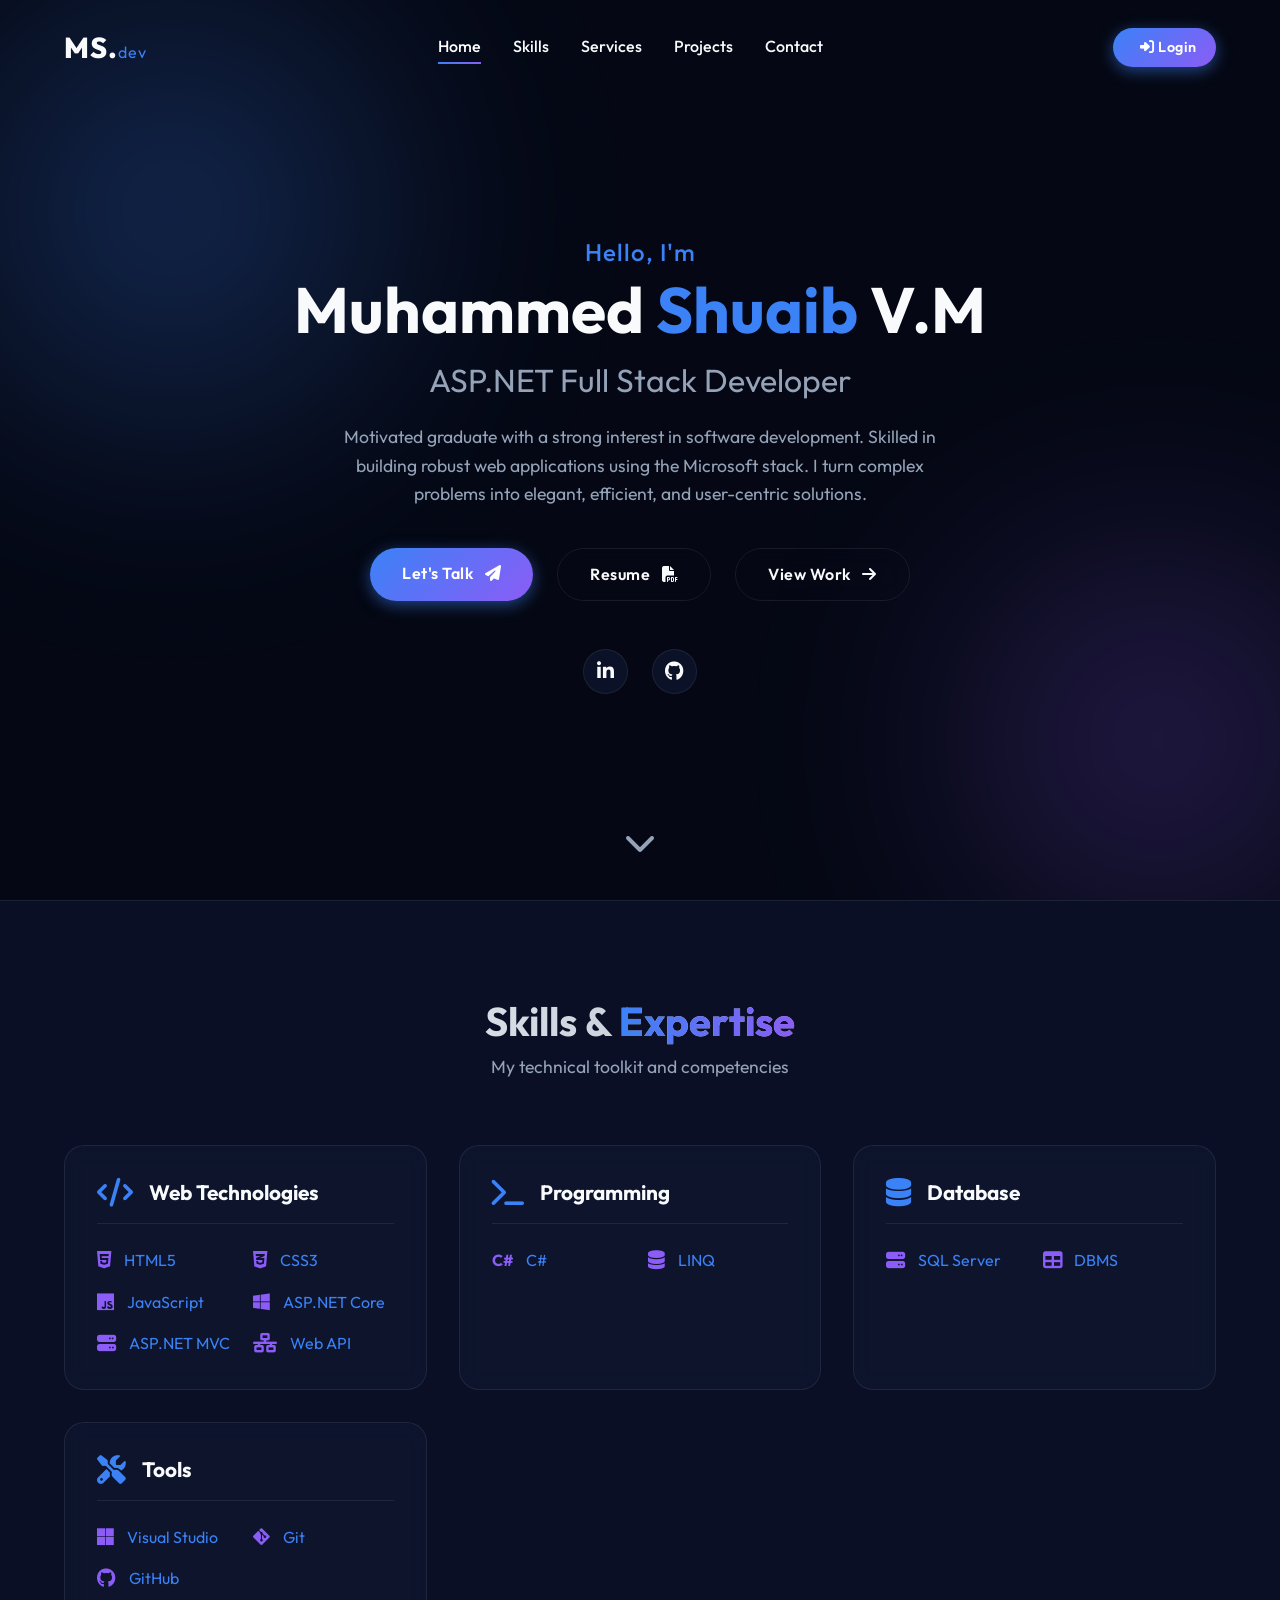
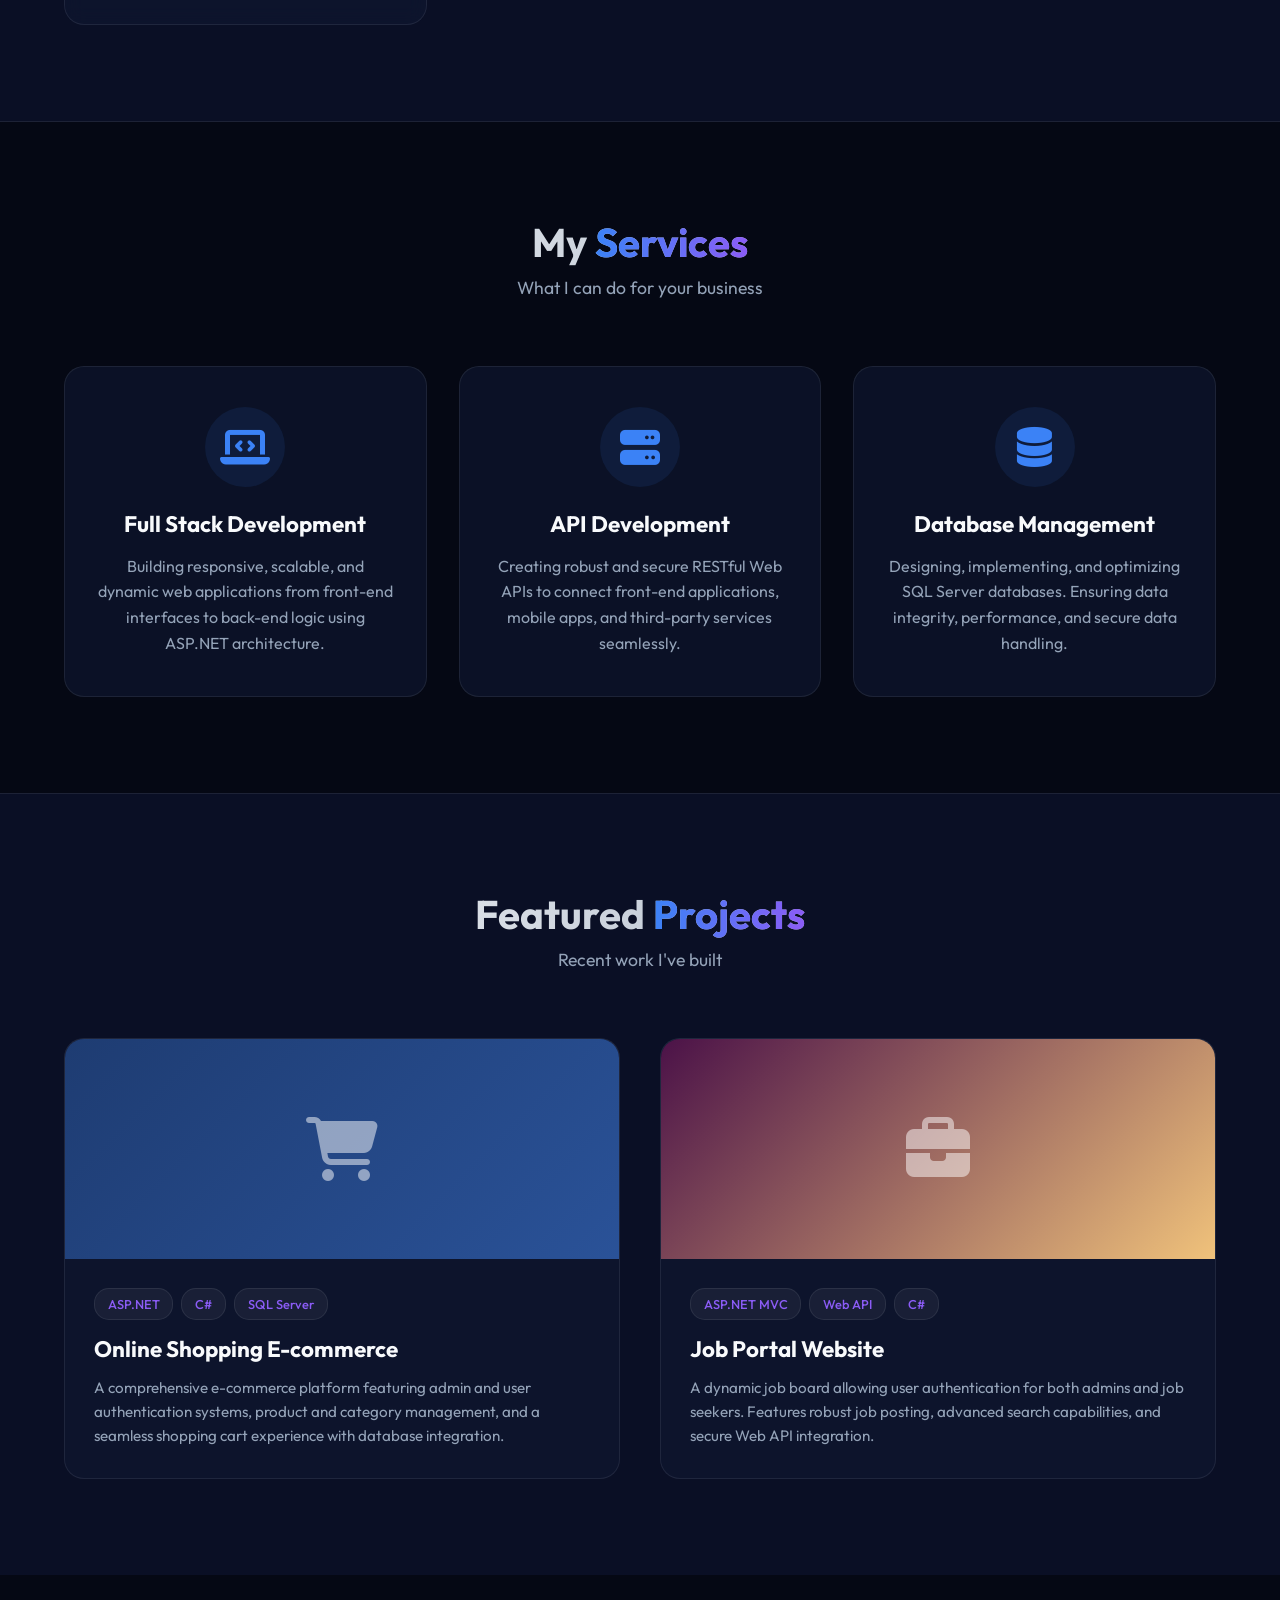
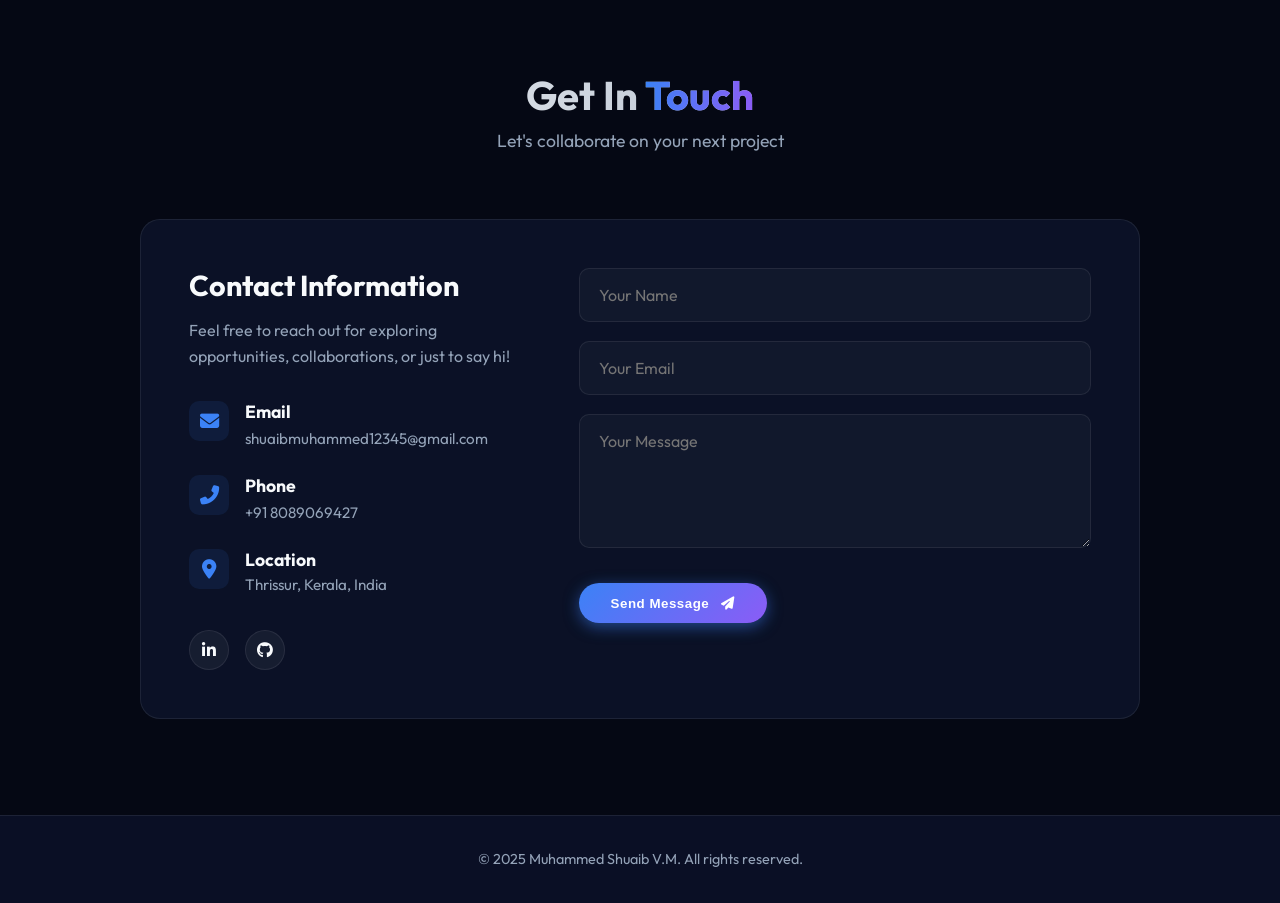
<file: index.html>
<!DOCTYPE html>
<html lang="en">
<head>
    <meta charset="UTF-8">
    <meta name="viewport" content="width=device-width, initial-scale=1.0">
    <title>Muhammed Shuaib V.M | ASP.NET Full Stack Developer</title>
    <meta name="description" content="Portfolio of Muhammed Shuaib V.M, ASP.NET Full Stack Developer based in Kerala, India.">
    <link rel="preconnect" href="https://fonts.googleapis.com">
    <link rel="preconnect" href="https://fonts.gstatic.com" crossorigin>
    <link href="https://fonts.googleapis.com/css2?family=Outfit:wght@300;400;500;600;700;800&display=swap" rel="stylesheet">
    <link rel="stylesheet" href="https://cdnjs.cloudflare.com/ajax/libs/font-awesome/6.4.0/css/all.min.css">
    <link rel="stylesheet" href="style.css">
</head>
<body>
    <!-- Navigation -->
    <nav class="navbar" id="navbar">
        <div class="nav-container">
            <a href="#home" class="logo">MS.<span>dev</span></a>
            <ul class="nav-links">
                <li><a href="#home">Home</a></li>
                <li><a href="#skills">Skills</a></li>
                <li><a href="#services">Services</a></li>
                <li><a href="#projects">Projects</a></li>
                <li><a href="#contact">Contact</a></li>
            </ul>
            <div class="auth-section" id="authSection">
                <a href="login.html" class="btn btn-primary btn-sm"><i class="fas fa-sign-in-alt"></i> Login</a>
            </div>
            <div class="hamburger">
                <i class="fas fa-bars"></i>
            </div>
        </div>
    </nav>

    <!-- Hero Section -->
    <section id="home" class="hero">
        <div class="hero-container">
            <div class="hero-content hidden-element">
                <h3 class="greeting">Hello, I'm</h3>
                <h1 class="name">Muhammed <span>Shuaib</span> V.M</h1>
                <h2 class="role">ASP.NET Full Stack Developer</h2>
                <div id="loggedInWelcome" class="logged-in-message" style="display: none;">
                    <p><i class="fas fa-check-circle" style="color: #10b981;"></i> Welcome back, <span id="userNameDisplay">User</span>!</p>
                </div>
                <p class="bio">
                    Motivated graduate with a strong interest in software development. Skilled in building robust web applications using the Microsoft stack. I turn complex problems into elegant, efficient, and user-centric solutions.
                </p>
                <div class="hero-actions">
                    <a href="#contact" class="btn btn-primary">Let's Talk <i class="fas fa-paper-plane"></i></a>
                    <a href="https://drive.google.com/file/d/1s3TMAKgOUBWITl0T5neOsyDEJ0SNM8FB/view?usp=drive_link" target="_blank" class="btn btn-outline">Resume <i class="fas fa-file-pdf"></i></a>
                    <a href="#projects" class="btn btn-outline">View Work <i class="fas fa-arrow-right"></i></a>
                </div>
                <div class="social-links">
                    <a href="https://linkedin.com/in/muhammed-shuaib-v-m" target="_blank" aria-label="LinkedIn"><i class="fab fa-linkedin-in"></i></a>
                    <a href="https://github.com/MuhammedShuaibVM" target="_blank" aria-label="GitHub"><i class="fab fa-github"></i></a>
                </div>
            </div>
        </div>
        <div class="scroll-down">
            <a href="#skills"><i class="fas fa-chevron-down"></i></a>
        </div>
    </section>

    <!-- Skills & Expertise -->
    <section id="skills" class="skills-section">
        <div class="section-title hidden-element">
            <h2>Skills & <span>Expertise</span></h2>
            <p>My technical toolkit and competencies</p>
        </div>
        <div class="skills-container">
            <div class="skill-category hidden-element">
                <div class="category-header">
                    <i class="fas fa-code"></i>
                    <h3>Web Technologies</h3>
                </div>
                <div class="skill-grid">
                    <div class="skill-item"><i class="fab fa-html5"></i> <span>HTML5</span></div>
                    <div class="skill-item"><i class="fab fa-css3-alt"></i> <span>CSS3</span></div>
                    <div class="skill-item"><i class="fab fa-js"></i> <span>JavaScript</span></div>
                    <div class="skill-item"><i class="fab fa-windows"></i> <span>ASP.NET Core</span></div>
                    <div class="skill-item"><i class="fas fa-server"></i> <span>ASP.NET MVC</span></div>
                    <div class="skill-item"><i class="fas fa-network-wired"></i> <span>Web API</span></div>
                </div>
            </div>
            <div class="skill-category hidden-element">
                <div class="category-header">
                    <i class="fas fa-terminal"></i>
                    <h3>Programming</h3>
                </div>
                <div class="skill-grid">
                    <div class="skill-item"><span class="lang-icon">C#</span> <span>C#</span></div>
                    <div class="skill-item"><i class="fas fa-database"></i> <span>LINQ</span></div>
                </div>
            </div>
            <div class="skill-category hidden-element">
                <div class="category-header">
                    <i class="fas fa-database"></i>
                    <h3>Database</h3>
                </div>
                <div class="skill-grid">
                    <div class="skill-item"><i class="fas fa-server"></i> <span>SQL Server</span></div>
                    <div class="skill-item"><i class="fas fa-table"></i> <span>DBMS</span></div>
                </div>
            </div>
            <div class="skill-category hidden-element">
                <div class="category-header">
                    <i class="fas fa-tools"></i>
                    <h3>Tools</h3>
                </div>
                <div class="skill-grid">
                    <div class="skill-item"><i class="fab fa-microsoft"></i> <span>Visual Studio</span></div>
                    <div class="skill-item"><i class="fab fa-git-alt"></i> <span>Git</span></div>
                    <div class="skill-item"><i class="fab fa-github"></i> <span>GitHub</span></div>
                </div>
            </div>
        </div>
    </section>

    <!-- Services -->
    <section id="services" class="services-section">
        <div class="section-title hidden-element">
            <h2>My <span>Services</span></h2>
            <p>What I can do for your business</p>
        </div>
        <div class="services-container">
            <div class="service-card hidden-element">
                <div class="service-icon"><i class="fas fa-laptop-code"></i></div>
                <h3>Full Stack Development</h3>
                <p>Building responsive, scalable, and dynamic web applications from front-end interfaces to back-end logic using ASP.NET architecture.</p>
            </div>
            <div class="service-card hidden-element">
                <div class="service-icon"><i class="fas fa-server"></i></div>
                <h3>API Development</h3>
                <p>Creating robust and secure RESTful Web APIs to connect front-end applications, mobile apps, and third-party services seamlessly.</p>
            </div>
            <div class="service-card hidden-element">
                <div class="service-icon"><i class="fas fa-database"></i></div>
                <h3>Database Management</h3>
                <p>Designing, implementing, and optimizing SQL Server databases. Ensuring data integrity, performance, and secure data handling.</p>
            </div>
        </div>
    </section>

    <!-- Projects -->
    <section id="projects" class="projects-section">
        <div class="section-title hidden-element">
            <h2>Featured <span>Projects</span></h2>
            <p>Recent work I've built</p>
        </div>
        <div class="projects-container">
            <!-- Project 1 -->
            <div class="project-card hidden-element">
                <div class="project-image">
                    <div class="placeholder-img" style="background: linear-gradient(135deg, #1e3c72, #2a5298); display: flex; align-items: center; justify-content: center; height: 100%;">
                        <i class="fas fa-shopping-cart fa-4x" style="color: rgba(255,255,255,0.5);"></i>
                    </div>
                    <div class="project-overlay">
                        <a href="https://github.com/MuhammedShuaibVM/Online-Shopping-Ecommerce" target="_blank" class="project-link"><i class="fab fa-github"></i> View Code</a>
                    </div>
                </div>
                <div class="project-content">
                    <div class="project-tags">
                        <span>ASP.NET</span>
                        <span>C#</span>
                        <span>SQL Server</span>
                    </div>
                    <h3>Online Shopping E-commerce</h3>
                    <p>A comprehensive e-commerce platform featuring admin and user authentication systems, product and category management, and a seamless shopping cart experience with database integration.</p>
                </div>
            </div>

            <!-- Project 2 -->
            <div class="project-card hidden-element">
                <div class="project-image">
                    <div class="placeholder-img" style="background: linear-gradient(135deg, #4b1248, #f0c27b); display: flex; align-items: center; justify-content: center; height: 100%;">
                        <i class="fas fa-briefcase fa-4x" style="color: rgba(255,255,255,0.5);"></i>
                    </div>
                    <div class="project-overlay">
                        <a href="#" class="project-link disabled"><i class="fas fa-clock"></i> Upcoming</a>
                    </div>
                </div>
                <div class="project-content">
                    <div class="project-tags">
                        <span>ASP.NET MVC</span>
                        <span>Web API</span>
                        <span>C#</span>
                    </div>
                    <h3>Job Portal Website</h3>
                    <p>A dynamic job board allowing user authentication for both admins and job seekers. Features robust job posting, advanced search capabilities, and secure Web API integration.</p>
                </div>
            </div>
        </div>
    </section>

    <!-- Contact Section -->
    <section id="contact" class="contact-section">
        <div class="section-title hidden-element">
            <h2>Get In <span>Touch</span></h2>
            <p>Let's collaborate on your next project</p>
        </div>
        <div class="contact-container">
            <div class="contact-info hidden-element">
                <h3>Contact Information</h3>
                <p>Feel free to reach out for exploring opportunities, collaborations, or just to say hi!</p>
                
                <div class="info-item">
                    <div class="info-icon"><i class="fas fa-envelope"></i></div>
                    <div class="info-text">
                        <h4>Email</h4>
                        <a href="mailto:shuaibmuhammed12345@gmail.com">shuaibmuhammed12345@gmail.com</a>
                    </div>
                </div>
                
                <div class="info-item">
                    <div class="info-icon"><i class="fas fa-phone-alt"></i></div>
                    <div class="info-text">
                        <h4>Phone</h4>
                        <a href="tel:+918089069427">+91 8089069427</a>
                    </div>
                </div>
                
                <div class="info-item">
                    <div class="info-icon"><i class="fas fa-map-marker-alt"></i></div>
                    <div class="info-text">
                        <h4>Location</h4>
                        <p>Thrissur, Kerala, India</p>
                    </div>
                </div>

                <div class="contact-social">
                    <a href="https://linkedin.com/in/muhammed-shuaib-v-m" target="_blank"><i class="fab fa-linkedin-in"></i></a>
                    <a href="https://github.com/MuhammedShuaibVM" target="_blank"><i class="fab fa-github"></i></a>
                </div>
            </div>
            
            <div class="contact-form-container hidden-element">
                <form class="contact-form" action="https://docs.google.com/forms/u/0/d/e/1FAIpQLSceUbrRz8ovHpIZKkn5ykNYw5jzKtySH_xMUUwUolczX3Bzmw/formResponse" method="POST" target="hidden_iframe" onsubmit="submitted=true;">
                    <div class="form-group">
                        <input type="text" name="entry.210655322" id="name" placeholder="Your Name" required>
                    </div>
                    <div class="form-group">
                        <input type="email" name="entry.1238769827" id="email" placeholder="Your Email" required>
                    </div>
                    <div class="form-group">
                        <textarea name="entry.1978784951" id="message" rows="5" placeholder="Your Message" required></textarea>
                    </div>
                    <button type="submit" class="btn btn-primary submit-btn">Send Message <i class="fas fa-paper-plane"></i></button>
                </form>
                <iframe name="hidden_iframe" id="hidden_iframe" style="display:none;" onload="if(typeof submitted !== 'undefined' && submitted) { showSuccessPopup(); }"></iframe>
            </div>
        </div>
    </section>

    <!-- Footer -->
    <footer class="footer">
        <div class="footer-bottom">
            <p>&copy; 2025 Muhammed Shuaib V.M. All rights reserved.</p>
        </div>
    </footer>

    <!-- Success Popup Modal -->
    <div id="successModal" class="modal">
        <div class="modal-content">
            <span class="close-modal">&times;</span>
            <div class="modal-icon"><i class="fas fa-check-circle"></i></div>
            <h2>Thank You!</h2>
            <p>Your message has been sent successfully. I will get back to you soon.</p>
            <button class="btn btn-primary close-btn">Close</button>
        </div>
    </div>

    <script src="script.js"></script>
</body>
</html>
</file>
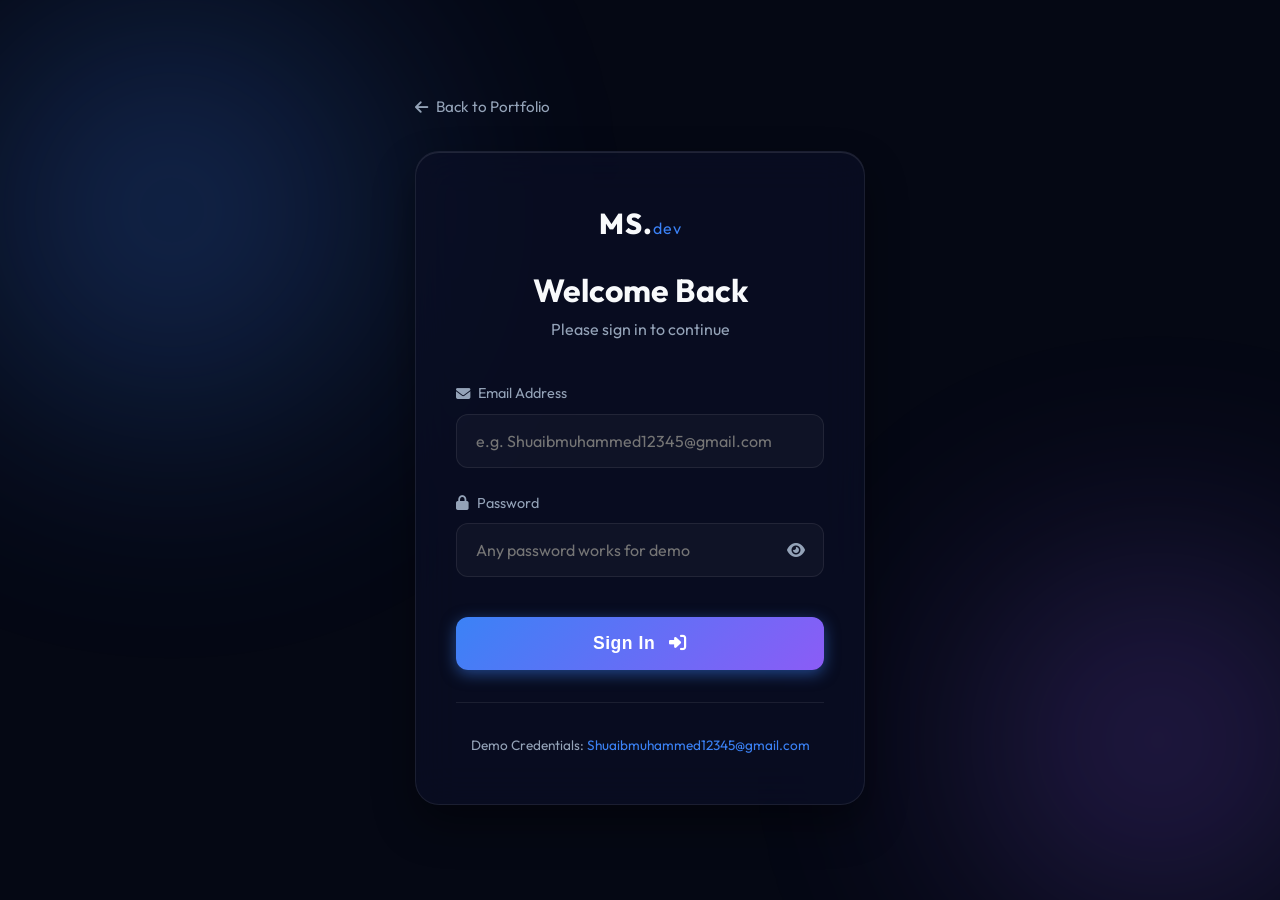
<file: login.html>
<!DOCTYPE html>
<html lang="en">
<head>
    <meta charset="UTF-8">
    <meta name="viewport" content="width=device-width, initial-scale=1.0">
    <title>Login | Muhammed Shuaib V.M</title>
    <link rel="preconnect" href="https://fonts.googleapis.com">
    <link rel="preconnect" href="https://fonts.gstatic.com" crossorigin>
    <link href="https://fonts.googleapis.com/css2?family=Outfit:wght@300;400;500;600;700;800&display=swap" rel="stylesheet">
    <link rel="stylesheet" href="https://cdnjs.cloudflare.com/ajax/libs/font-awesome/6.4.0/css/all.min.css">
    <link rel="stylesheet" href="style.css">
    <link rel="stylesheet" href="login.css">
</head>
<body class="login-body">
    <div class="login-container">
        <a href="index.html" class="back-link"><i class="fas fa-arrow-left"></i> Back to Portfolio</a>
        
        <div class="login-box">
            <div class="login-header">
                <a href="index.html" class="logo">MS.<span>dev</span></a>
                <h2>Welcome Back</h2>
                <p>Please sign in to continue</p>
            </div>
            
            <form id="loginForm" class="login-form">
                <div id="errorMessage" class="error-message"></div>
                
                <div class="form-group">
                    <label for="email"><i class="fas fa-envelope"></i> Email Address</label>
                    <input type="email" id="email" placeholder="e.g. Shuaibmuhammed12345@gmail.com" required>
                </div>
                
                <div class="form-group">
                    <label for="password"><i class="fas fa-lock"></i> Password</label>
                    <div class="password-input">
                        <input type="password" id="password" placeholder="Any password works for demo" required>
                        <i class="fas fa-eye" id="togglePassword"></i>
                    </div>
                </div>
                
                <button type="submit" class="btn btn-primary login-btn">Sign In <i class="fas fa-sign-in-alt"></i></button>
            </form>
            
            <div class="login-footer">
                <p>Demo Credentials: <span>Shuaibmuhammed12345@gmail.com</span></p>
            </div>
        </div>
    </div>

    <script src="login.js"></script>
</body>
</html>
</file>
<file: style.css>
/* =========================================
   CSS Variables & Typography
   ========================================= */
:root {
    /* Color Palette - Deep Blue & Indigo Theme */
    --bg-color: #050814;
    --bg-surface: #0a0f25;
    --bg-card: rgba(16, 24, 50, 0.6);
    --primary-color: #3b82f6;
    --primary-glow: rgba(59, 130, 246, 0.5);
    --secondary-color: #8b5cf6;
    --text-main: #f8fafc;
    --text-muted: #94a3b8;
    --border-color: rgba(255, 255, 255, 0.08);

    /* Fonts */
    --font-main: 'Outfit', sans-serif;
    
    /* Layout */
    --container-width: 1200px;
    --transition: all 0.3s cubic-bezier(0.4, 0, 0.2, 1);
}

* {
    margin: 0;
    padding: 0;
    box-sizing: border-box;
}

html {
    scroll-behavior: smooth;
}

body {
    font-family: var(--font-main);
    background-color: var(--bg-color);
    color: var(--text-main);
    line-height: 1.6;
    overflow-x: hidden;
    position: relative;
}

/* Background gradient orbs */
body::before, body::after {
    content: '';
    position: fixed;
    border-radius: 50%;
    filter: blur(120px);
    z-index: -1;
    opacity: 0.4;
    pointer-events: none;
}

body::before {
    top: -10%;
    left: -10%;
    width: 600px;
    height: 600px;
    background: radial-gradient(circle, var(--primary-color), transparent 70%);
}

body::after {
    bottom: -10%;
    right: -10%;
    width: 500px;
    height: 500px;
    background: radial-gradient(circle, var(--secondary-color), transparent 70%);
}

a {
    text-decoration: none;
    color: inherit;
    transition: var(--transition);
}

ul {
    list-style: none;
}

img {
    max-width: 100%;
    height: auto;
}

/* =========================================
   Typography & Utilities
   ========================================= */
h1, h2, h3, h4, h5, h6 {
    font-weight: 700;
    line-height: 1.2;
}

span {
    color: var(--primary-color);
}

.section-title {
    text-align: center;
    margin-bottom: 4rem;
}

.section-title h2 {
    font-size: 2.5rem;
    margin-bottom: 0.5rem;
    background: linear-gradient(to right, #fff, var(--text-muted));
    -webkit-background-clip: text;
    -webkit-text-fill-color: transparent;
}

.section-title h2 span {
    background: linear-gradient(to right, var(--primary-color), var(--secondary-color));
    -webkit-background-clip: text;
    -webkit-text-fill-color: transparent;
}

.section-title p {
    color: var(--text-muted);
    font-size: 1.1rem;
}

.btn {
    display: inline-block;
    padding: 0.8rem 2rem;
    border-radius: 30px;
    font-weight: 600;
    letter-spacing: 0.5px;
    cursor: pointer;
    border: none;
    outline: none;
    position: relative;
    overflow: hidden;
    z-index: 1;
}

.btn i {
    margin-left: 8px;
}

.btn-primary {
    background: linear-gradient(135deg, var(--primary-color), var(--secondary-color));
    color: white;
    box-shadow: 0 4px 15px var(--primary-glow);
}

.btn-primary::before {
    content: '';
    position: absolute;
    top: 0;
    left: 0;
    width: 100%;
    height: 100%;
    background: linear-gradient(135deg, var(--secondary-color), var(--primary-color));
    z-index: -1;
    transition: opacity 0.3s;
    opacity: 0;
}

.btn-primary:hover::before {
    opacity: 1;
}

.btn-primary:hover {
    transform: translateY(-3px);
    box-shadow: 0 8px 25px var(--primary-glow);
}

.btn-outline {
    background: transparent;
    color: var(--text-main);
    border: 1px solid var(--border-color);
    backdrop-filter: blur(10px);
}

.btn-outline:hover {
    border-color: var(--primary-color);
    background: rgba(59, 130, 246, 0.1);
    transform: translateY(-3px);
}

.btn-sm {
    padding: 0.5rem 1.2rem;
    font-size: 0.9rem;
}

.auth-section {
    display: flex;
    align-items: center;
}

.auth-section .user-profile {
    display: flex;
    align-items: center;
    gap: 0.8rem;
    cursor: pointer;
}

.auth-section .user-avatar {
    width: 35px;
    height: 35px;
    border-radius: 50%;
    background: linear-gradient(135deg, var(--primary-color), var(--secondary-color));
    display: flex;
    align-items: center;
    justify-content: center;
    font-weight: bold;
    color: white;
}

.auth-section .logout-btn {
    color: #ef4444;
    transition: var(--transition);
}

.auth-section .logout-btn:hover {
    color: #f87171;
}

.logged-in-message {
    background: rgba(16, 185, 129, 0.1);
    border: 1px solid rgba(16, 185, 129, 0.2);
    padding: 0.8rem 1.5rem;
    border-radius: 30px;
    display: inline-block;
    margin-bottom: 2rem;
    animation: fadeIn 0.5s ease-out;
}

.logged-in-message p {
    color: #d1fae5;
    font-size: 1rem;
    margin: 0;
    display: flex;
    align-items: center;
    gap: 0.5rem;
}

section {
    padding: 6rem 5%;
}

/* =========================================
   Navbar
   ========================================= */
.navbar {
    position: fixed;
    top: 0;
    left: 0;
    width: 100%;
    padding: 1.5rem 5%;
    z-index: 1000;
    transition: var(--transition);
}

.navbar.scrolled {
    padding: 1rem 5%;
    background: rgba(5, 8, 20, 0.85);
    backdrop-filter: blur(15px);
    border-bottom: 1px solid var(--border-color);
    box-shadow: 0 4px 30px rgba(0, 0, 0, 0.1);
}

.nav-container {
    max-width: var(--container-width);
    margin: 0 auto;
    display: flex;
    justify-content: space-between;
    align-items: center;
}

.logo {
    font-size: 1.8rem;
    font-weight: 800;
    letter-spacing: 1px;
}

.logo span {
    font-weight: 400;
    font-size: 1rem;
    color: var(--primary-color);
}

.nav-links {
    display: flex;
    gap: 2rem;
}

.nav-links li a {
    font-size: 1rem;
    font-weight: 500;
    position: relative;
    padding: 0.5rem 0;
}

.nav-links li a::after {
    content: '';
    position: absolute;
    bottom: 0;
    left: 0;
    width: 0;
    height: 2px;
    background: linear-gradient(to right, var(--primary-color), var(--secondary-color));
    transition: var(--transition);
}

.nav-links li a:hover::after, .nav-links li a.active::after {
    width: 100%;
}

.nav-links li a:hover, .nav-links li a.active {
    color: white;
}

.hamburger {
    display: none;
    font-size: 1.5rem;
    cursor: pointer;
    color: var(--text-main);
}

/* =========================================
   Hero Section
   ========================================= */
.hero {
    min-height: 100vh;
    display: flex;
    align-items: center;
    position: relative;
    padding-top: 8rem;
}

.hero-container {
    max-width: var(--container-width);
    margin: 0 auto;
    display: flex;
    flex-direction: column;
    text-align: center;
    align-items: center;
    gap: 3rem;
}

.greeting {
    font-size: 1.5rem;
    color: var(--primary-color);
    margin-bottom: 0.5rem;
    font-weight: 500;
    letter-spacing: 1px;
}

.name {
    font-size: 4rem;
    line-height: 1.1;
    margin-bottom: 1rem;
}

.role {
    font-size: 2rem;
    color: var(--text-muted);
    font-weight: 400;
    margin-bottom: 1.5rem;
}

.bio {
    color: var(--text-muted);
    font-size: 1.1rem;
    margin-bottom: 2.5rem;
    max-width: 600px;
    margin-left: auto;
    margin-right: auto;
}

.hero-actions {
    display: flex;
    justify-content: center;
    gap: 1.5rem;
    margin-bottom: 3rem;
}

.social-links {
    display: flex;
    justify-content: center;
    gap: 1.5rem;
}

.social-links a {
    display: flex;
    align-items: center;
    justify-content: center;
    width: 45px;
    height: 45px;
    border-radius: 50%;
    background: var(--bg-card);
    border: 1px solid var(--border-color);
    font-size: 1.2rem;
    color: var(--text-main);
    transition: var(--transition);
}

.social-links a:hover {
    background: var(--primary-color);
    color: white;
    transform: translateY(-5px);
    border-color: var(--primary-color);
    box-shadow: 0 5px 15px var(--primary-glow);
}

.hero-image {
    position: relative;
    display: flex;
    justify-content: center;
}

.image-wrapper {
    position: relative;
    width: 380px;
    height: 480px;
    z-index: 1;
    overflow: hidden; /* Added to keep scaled image inside bounds */
    border-radius: 30px; /* Kept rounded corners container bounds */
}

.image-wrapper img {
    width: 100%;
    height: 100%;
    object-fit: cover;
    object-position: center 10%; /* Crops to focus more on the face */
    transform: scale(1.1); /* Zooms in slightly for a better crop */
    border-radius: 30px;
    position: relative;
    z-index: 2;
    box-shadow: 0 20px 50px rgba(0,0,0,0.5);
    border: 1px solid rgba(255,255,255,0.1);
}

.image-bg-shape {
    position: absolute;
    top: 50%;
    left: 50%;
    transform: translate(-50%, -50%);
    width: 105%;
    height: 105%;
    border-radius: 35px;
    background: linear-gradient(135deg, var(--primary-color), var(--secondary-color));
    z-index: 0;
    filter: blur(2px);
    opacity: 0.8;
}

.scroll-down {
    position: absolute;
    bottom: 2rem;
    left: 50%;
    transform: translateX(-50%);
    animation: bounce 2s infinite;
}

.scroll-down a {
    font-size: 2rem;
    color: var(--text-muted);
}

.scroll-down a:hover {
    color: var(--primary-color);
}

@keyframes bounce {
    0%, 20%, 50%, 80%, 100% {transform: translateY(0);}
    40% {transform: translateY(-15px);}
    60% {transform: translateY(-7px);}
}

/* =========================================
   Skills Section
   ========================================= */
.skills-section {
    background: var(--bg-surface);
    border-top: 1px solid var(--border-color);
    border-bottom: 1px solid var(--border-color);
}

.skills-container {
    max-width: var(--container-width);
    margin: 0 auto;
    display: grid;
    grid-template-columns: repeat(auto-fit, minmax(300px, 1fr));
    gap: 2rem;
}

.skill-category {
    background: var(--bg-card);
    border: 1px solid var(--border-color);
    border-radius: 20px;
    padding: 2rem;
    transition: var(--transition);
    backdrop-filter: blur(10px);
}

.skill-category:hover {
    transform: translateY(-10px);
    border-color: rgba(59, 130, 246, 0.3);
    box-shadow: 0 10px 30px rgba(0, 0, 0, 0.2);
}

.category-header {
    display: flex;
    align-items: center;
    gap: 1rem;
    margin-bottom: 1.5rem;
    padding-bottom: 1rem;
    border-bottom: 1px solid var(--border-color);
}

.category-header i {
    font-size: 1.8rem;
    color: var(--primary-color);
}

.category-header h3 {
    font-size: 1.3rem;
}

.skill-grid {
    display: grid;
    grid-template-columns: repeat(2, 1fr);
    gap: 1rem;
}

.skill-item {
    display: flex;
    align-items: center;
    gap: 0.8rem;
    font-size: 1rem;
    color: var(--text-muted);
}

.skill-item i {
    color: var(--secondary-color);
    font-size: 1.2rem;
}

.lang-icon {
    font-weight: bold;
    color: var(--secondary-color);
}

/* =========================================
   Services Section
   ========================================= */
.services-container {
    max-width: var(--container-width);
    margin: 0 auto;
    display: grid;
    grid-template-columns: repeat(auto-fit, minmax(320px, 1fr));
    gap: 2rem;
}

.service-card {
    background: var(--bg-card);
    border: 1px solid var(--border-color);
    border-radius: 20px;
    padding: 2.5rem 2rem;
    text-align: center;
    transition: var(--transition);
    position: relative;
    overflow: hidden;
    z-index: 1;
}

.service-card::before {
    content: '';
    position: absolute;
    top: 0;
    left: 0;
    width: 100%;
    height: 100%;
    background: linear-gradient(135deg, rgba(59, 130, 246, 0.1), rgba(139, 92, 246, 0.1));
    z-index: -1;
    opacity: 0;
    transition: var(--transition);
}

.service-card:hover::before {
    opacity: 1;
}

.service-card:hover {
    transform: translateY(-10px);
    border-color: var(--primary-color);
}

.service-icon {
    width: 80px;
    height: 80px;
    margin: 0 auto 1.5rem;
    background: rgba(59, 130, 246, 0.1);
    border-radius: 50%;
    display: flex;
    align-items: center;
    justify-content: center;
    font-size: 2.5rem;
    color: var(--primary-color);
    transition: var(--transition);
}

.service-card:hover .service-icon {
    background: linear-gradient(135deg, var(--primary-color), var(--secondary-color));
    color: white;
    transform: scale(1.1);
}

.service-card h3 {
    font-size: 1.4rem;
    margin-bottom: 1rem;
}

.service-card p {
    color: var(--text-muted);
    font-size: 1rem;
}

/* =========================================
   Projects Section
   ========================================= */
.projects-section {
    background: var(--bg-surface);
    border-top: 1px solid var(--border-color);
}

.projects-container {
    max-width: var(--container-width);
    margin: 0 auto;
    display: grid;
    grid-template-columns: repeat(auto-fit, minmax(350px, 1fr));
    gap: 2.5rem;
}

.project-card {
    background: var(--bg-card);
    border-radius: 20px;
    border: 1px solid var(--border-color);
    overflow: hidden;
    transition: var(--transition);
}

.project-card:hover {
    transform: translateY(-10px);
    box-shadow: 0 15px 40px rgba(0,0,0,0.3);
    border-color: rgba(139, 92, 246, 0.3);
}

.project-image {
    position: relative;
    width: 100%;
    height: 220px;
    overflow: hidden;
}

.project-overlay {
    position: absolute;
    top: 0;
    left: 0;
    width: 100%;
    height: 100%;
    background: rgba(5, 8, 20, 0.8);
    display: flex;
    align-items: center;
    justify-content: center;
    opacity: 0;
    transition: var(--transition);
    backdrop-filter: blur(3px);
}

.project-card:hover .project-overlay {
    opacity: 1;
}

.project-image img, .placeholder-img {
    width: 100%;
    height: 100%;
    object-fit: cover;
    transition: transform 0.5s;
}

.project-card:hover .project-image img, .project-card:hover .placeholder-img {
    transform: scale(1.1);
}

.project-link {
    display: inline-block;
    padding: 0.8rem 1.5rem;
    background: var(--primary-color);
    color: white;
    border-radius: 30px;
    font-weight: 600;
    transform: translateY(20px);
    transition: all 0.4s;
}

.project-card:hover .project-link {
    transform: translateY(0);
}

.project-link:hover {
    background: white;
    color: var(--bg-color);
}

.project-link.disabled {
    background: var(--text-muted);
    pointer-events: none;
}

.project-content {
    padding: 1.8rem;
}

.project-tags {
    display: flex;
    flex-wrap: wrap;
    gap: 0.5rem;
    margin-bottom: 1rem;
}

.project-tags span {
    font-size: 0.8rem;
    padding: 0.3rem 0.8rem;
    background: rgba(255, 255, 255, 0.05);
    border: 1px solid var(--border-color);
    border-radius: 15px;
    color: var(--secondary-color);
    font-weight: 500;
}

.project-content h3 {
    font-size: 1.4rem;
    margin-bottom: 0.8rem;
}

.project-content p {
    color: var(--text-muted);
    font-size: 0.95rem;
}

/* =========================================
   Contact Section
   ========================================= */
.contact-container {
    max-width: 1000px;
    margin: 0 auto;
    display: grid;
    grid-template-columns: 1fr 1.5fr;
    gap: 3rem;
    background: var(--bg-card);
    border: 1px solid var(--border-color);
    border-radius: 20px;
    padding: 3rem;
}

.contact-info h3 {
    font-size: 1.8rem;
    margin-bottom: 1rem;
}

.contact-info > p {
    color: var(--text-muted);
    margin-bottom: 2rem;
}

.info-item {
    display: flex;
    align-items: flex-start;
    gap: 1rem;
    margin-bottom: 1.5rem;
}

.info-icon {
    width: 40px;
    height: 40px;
    background: rgba(59, 130, 246, 0.1);
    border-radius: 10px;
    display: flex;
    align-items: center;
    justify-content: center;
    color: var(--primary-color);
    font-size: 1.2rem;
}

.info-text h4 {
    font-size: 1.1rem;
    margin-bottom: 0.2rem;
}

.info-text p, .info-text a {
    color: var(--text-muted);
    font-size: 0.95rem;
}

.info-text a:hover {
    color: var(--primary-color);
}

.contact-social {
    display: flex;
    gap: 1rem;
    margin-top: 2rem;
}

.contact-social a {
    width: 40px;
    height: 40px;
    background: rgba(255,255,255,0.05);
    border: 1px solid var(--border-color);
    border-radius: 50%;
    display: flex;
    align-items: center;
    justify-content: center;
    transition: var(--transition);
}

.contact-social a:hover {
    background: var(--primary-color);
    color: white;
    border-color: var(--primary-color);
}

.contact-form {
    display: flex;
    flex-direction: column;
    gap: 1.2rem;
}

.form-group input, .form-group textarea {
    width: 100%;
    padding: 1rem 1.2rem;
    background: rgba(255, 255, 255, 0.03);
    border: 1px solid var(--border-color);
    border-radius: 10px;
    color: var(--text-main);
    font-family: var(--font-main);
    font-size: 1rem;
    transition: var(--transition);
}

.form-group input:focus, .form-group textarea:focus {
    outline: none;
    border-color: var(--primary-color);
    background: rgba(255,255,255,0.05);
    box-shadow: 0 0 15px rgba(59, 130, 246, 0.2);
}

.submit-btn {
    align-self: flex-start;
    margin-top: 0.5rem;
}

/* =========================================
   Modal Popup
   ========================================= */
.modal {
    display: none;
    position: fixed;
    z-index: 2000;
    left: 0;
    top: 0;
    width: 100%;
    height: 100%;
    background-color: rgba(5, 8, 20, 0.8);
    backdrop-filter: blur(5px);
    align-items: center;
    justify-content: center;
    opacity: 0;
    transition: opacity 0.3s ease;
}

.modal.show {
    display: flex;
    opacity: 1;
}

.modal-content {
    background: var(--bg-surface);
    border: 1px solid var(--border-color);
    border-radius: 20px;
    padding: 2.5rem;
    text-align: center;
    max-width: 400px;
    width: 90%;
    position: relative;
    transform: translateY(-20px);
    transition: transform 0.3s ease;
    box-shadow: 0 15px 40px rgba(0, 0, 0, 0.4);
}

.modal.show .modal-content {
    transform: translateY(0);
}

.close-modal {
    position: absolute;
    top: 15px;
    right: 20px;
    color: var(--text-muted);
    font-size: 1.5rem;
    font-weight: bold;
    cursor: pointer;
    transition: var(--transition);
}

.close-modal:hover {
    color: white;
}

.modal-icon {
    font-size: 3.5rem;
    color: #10b981; /* Success green */
    margin-bottom: 1rem;
}

.modal-content h2 {
    margin-bottom: 0.8rem;
    font-size: 1.8rem;
}

.modal-content p {
    color: var(--text-muted);
    margin-bottom: 1.5rem;
}

.modal-content .close-btn {
    width: 100%;
}

/* =========================================
   Footer
   ========================================= */
.footer {
    background: var(--bg-surface);
    border-top: 1px solid var(--border-color);
    padding: 2rem 5%;
    text-align: center;
}

.footer-bottom p {
    color: var(--text-muted);
    font-size: 0.9rem;
}

/* =========================================
   Animations (Scroll Reveal)
   ========================================= */
.hidden-element {
    opacity: 0;
    transform: translateY(40px);
    transition: all 0.8s cubic-bezier(0.5, 0, 0, 1);
}

.show-element {
    opacity: 1;
    transform: translateY(0);
}

/* =========================================
   Responsive Media Queries
   ========================================= */
@media (max-width: 1024px) {
    .hero-container {
        grid-template-columns: 1fr 1fr;
        gap: 2rem;
    }
    .name {
        font-size: 3rem;
    }
    .role {
        font-size: 1.6rem;
    }
    .image-wrapper {
        width: 330px;
        height: 420px;
    }
    .contact-container {
        grid-template-columns: 1fr;
        gap: 2rem;
    }
}

@media (max-width: 768px) {
    .hamburger {
        display: block;
        z-index: 1001;
    }
    
    .nav-links {
        position: fixed;
        top: 0;
        right: -100%;
        width: 70%;
        height: 100vh;
        background: rgba(5, 8, 20, 0.98);
        flex-direction: column;
        justify-content: center;
        align-items: center;
        backdrop-filter: blur(20px);
        transition: 0.4s ease-in-out;
        box-shadow: -10px 0 30px rgba(0,0,0,0.5);
    }
    
    .nav-links.active {
        right: 0;
    }
    
    .nav-links li {
        margin: 1.5rem 0;
    }
    
    .nav-links li a {
        font-size: 1.2rem;
    }
    
    .hero {
        padding-top: 6rem;
    }
    
    .hero-container {
        grid-template-columns: 1fr;
        text-align: center;
    }
    
    .bio {
        margin: 0 auto 2rem;
    }
    
    .hero-actions {
        justify-content: center;
    }
    
    .social-links {
        justify-content: center;
    }
    
    .hero-image {
        grid-row: 1;
        margin-bottom: 2rem;
    }
    
    .image-wrapper {
        width: 280px;
        height: 350px;
    }

    .section-title h2 {
        font-size: 2rem;
    }
    
    .contact-container {
        padding: 2rem 1.5rem;
    }
}

@media (max-width: 480px) {
    .name {
        font-size: 2.5rem;
    }
    .role {
        font-size: 1.3rem;
    }
    .hero-actions {
        flex-direction: column;
        gap: 1rem;
    }
    .submit-btn {
        width: 100%;
    }
}
</file>
<file: login.css>
/* Login Specific Styles */
.login-body {
    display: flex;
    align-items: center;
    justify-content: center;
    min-height: 100vh;
    padding: 2rem;
    overflow: hidden;
}

.login-container {
    width: 100%;
    max-width: 450px;
    z-index: 10;
    position: relative;
    animation: fadeIn 0.5s ease-out;
}

.back-link {
    display: inline-flex;
    align-items: center;
    gap: 0.5rem;
    color: var(--text-muted);
    margin-bottom: 2rem;
    font-size: 0.95rem;
    transition: var(--transition);
}

.back-link:hover {
    color: var(--primary-color);
    transform: translateX(-5px);
}

.login-box {
    background: rgba(10, 15, 37, 0.7);
    border: 1px solid var(--border-color);
    border-radius: 24px;
    padding: 3rem 2.5rem;
    box-shadow: 0 20px 40px rgba(0, 0, 0, 0.4), inset 0 1px 0 rgba(255, 255, 255, 0.1);
    backdrop-filter: blur(20px);
}

.login-header {
    text-align: center;
    margin-bottom: 2.5rem;
}

.login-header .logo {
    display: inline-block;
    margin-bottom: 1.5rem;
}

.login-header h2 {
    font-size: 2rem;
    margin-bottom: 0.5rem;
}

.login-header p {
    color: var(--text-muted);
}

.login-form .form-group {
    margin-bottom: 1.5rem;
}

.login-form label {
    display: block;
    margin-bottom: 0.5rem;
    font-size: 0.9rem;
    color: var(--text-muted);
    display: flex;
    align-items: center;
    gap: 0.5rem;
}

.login-form input {
    width: 100%;
    padding: 1rem 1.2rem;
    background: rgba(255, 255, 255, 0.03);
    border: 1px solid var(--border-color);
    border-radius: 12px;
    color: var(--text-main);
    font-family: var(--font-main);
    font-size: 1rem;
    transition: var(--transition);
}

.login-form input:focus {
    outline: none;
    border-color: var(--primary-color);
    background: rgba(255, 255, 255, 0.05);
    box-shadow: 0 0 15px rgba(59, 130, 246, 0.2);
}

.password-input {
    position: relative;
}

.password-input i {
    position: absolute;
    right: 1.2rem;
    top: 50%;
    transform: translateY(-50%);
    color: var(--text-muted);
    cursor: pointer;
    transition: var(--transition);
}

.password-input i:hover {
    color: var(--text-main);
}

.login-btn {
    width: 100%;
    padding: 1rem;
    font-size: 1.1rem;
    border-radius: 12px;
    margin-top: 1rem;
}

.error-message {
    background: rgba(239, 68, 68, 0.1);
    border: 1px solid rgba(239, 68, 68, 0.3);
    color: #fca5a5;
    padding: 1rem;
    border-radius: 10px;
    margin-bottom: 1.5rem;
    font-size: 0.9rem;
    text-align: center;
    display: none;
}

.login-footer {
    margin-top: 2rem;
    text-align: center;
    font-size: 0.85rem;
    color: var(--text-muted);
    padding-top: 2rem;
    border-top: 1px solid var(--border-color);
}

@keyframes fadeIn {
    from {
        opacity: 0;
        transform: translateY(20px);
    }
    to {
        opacity: 1;
        transform: translateY(0);
    }
}
</file>
